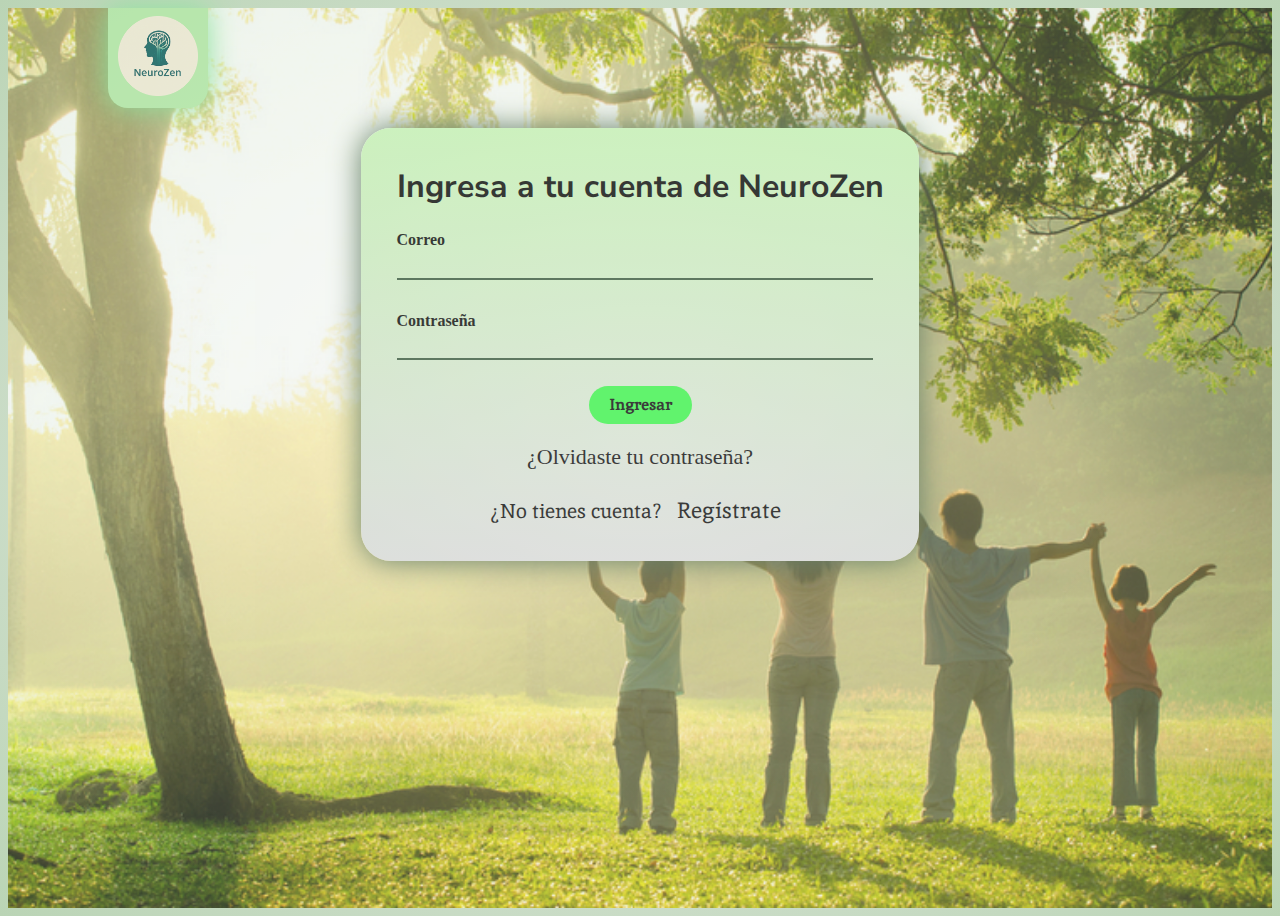
<file: Neurozen_Pagina/pages/ingreso.html>
<!DOCTYPE html>
<html lang="es">
  <head>
    <title>NeuroZen App - Ingreso</title>
    <meta charset="UTF-8" />

    <link rel="preconnect" href="https://fonts.googleapis.com" />
    <link rel="preconnect" href="https://fonts.gstatic.com" crossorigin />
    <link
      href="https://fonts.googleapis.com/css2?family=Inika:wght@400;700&display=swap"
      rel="stylesheet"
    />

    <link rel="preconnect" href="https://fonts.googleapis.com" />
    <link rel="preconnect" href="https://fonts.gstatic.com" crossorigin />
    <link
      href="https://fonts.googleapis.com/css2?family=Nunito+Sans:ital,opsz,wght@0,6..12,200..1000;1,6..12,200..1000&display=swap"
      rel="stylesheet"
    />

    <link rel="stylesheet" href="./styles/styles.css" />
  </head>

  <body>
    <div class="seccion-login">
      <div class="link-regresar">
        <a href="./index.html"><img src="../img/Logo.png" alt="logo" /></a>
      </div>

      <div class="div-centro">
        <div class="sesion-usuario">
          <form action="" method="get" class="form-login" id="formLogin">
            <h1>Ingresa a tu cuenta de NeuroZen</h1>
            <div class="label-container">
              <label class="label-login">
                Correo
                <input
                  type="email"
                  name="correo"
                  onfocus="this.select()"
                  id="correo"
                  required
                />
              </label>
              <label class="label-login">
                Contraseña
                <input
                  type="password"
                  name="password"
                  onfocus="this.select()"
                  id="password"
                  required
                />
              </label>
            </div>

            <div class="button-link-container">
              <button
                class="boton-login"
                type="button"
                id="submit"
                onclick="ingresoUsuario()"
              >
                Ingresar
              </button>
              <div class="link-container">
                <a href="#" class="link-form"> ¿Olvidaste tu contraseña? </a>
                <p id="registrar">
                  ¿No tienes cuenta?
                  <a href="registro.html" class="link-form">Regístrate</a>
                </p>
              </div>
            </div>
          </form>
        </div>
      </div>
    </div>

    <script src="../js/manipulacionDOM.js"></script>
    <script src="../js/validacionesForm.js"></script>
  </body>
</html>
</file>
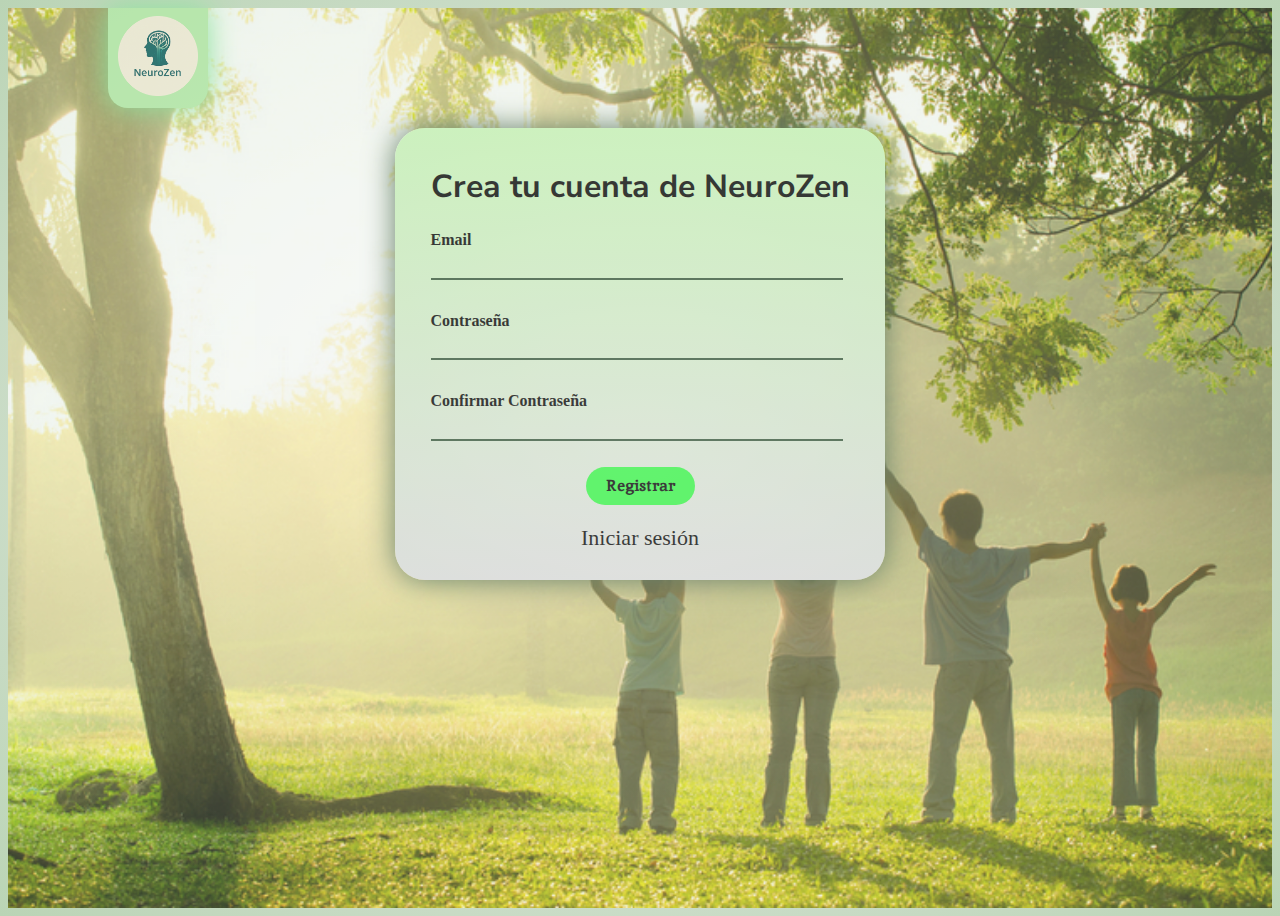
<file: Neurozen_Pagina/pages/registro.html>
<!DOCTYPE html>
<html lang="es">
  <head>
    <title>NeuroZen App - Registro</title>
    <meta charset="UTF-8" />

    <link rel="preconnect" href="https://fonts.googleapis.com" />
    <link rel="preconnect" href="https://fonts.gstatic.com" crossorigin />
    <link
      href="https://fonts.googleapis.com/css2?family=Inika:wght@400;700&display=swap"
      rel="stylesheet"
    />

    <link rel="preconnect" href="https://fonts.googleapis.com" />
    <link rel="preconnect" href="https://fonts.gstatic.com" crossorigin />
    <link
      href="https://fonts.googleapis.com/css2?family=Nunito+Sans:ital,opsz,wght@0,6..12,200..1000;1,6..12,200..1000&display=swap"
      rel="stylesheet"
    />

    <link rel="stylesheet" href="./styles/styles.css" />
  </head>

  <body>
    <div class="seccion-login">
      <div class="link-regresar">
        <a href="./index.html">
          <img src="../img/Logo.png" alt="logo" />
        </a>
      </div>

      <div class="div-centro">
        <div class="sesion-usuario">
          <form action="" method="post" class="form-login" id="formRegistro">
            <h1>Crea tu cuenta de NeuroZen</h1>
            <div class="label-container">
              <label class="label-login">
                Email
                <input
                  type="email"
                  name="correo"
                  onfocus="this.select()"
                  id="correo"
                  required
                />
              </label>
              <label class="label-login">
                Contraseña
                <input
                  type="password"
                  name="password"
                  onfocus="this.select()"
                  id="password"
                  required
                />
              </label>
              <label class="label-login">
                Confirmar Contraseña
                <input
                  type="password"
                  name="validarPassword"
                  onfocus="this.select()"
                  id="validarPassword"
                  required
                />
              </label>
            </div>

            <div class="button-link-container">
              <button
                type="button"
                class="boton-login"
                id="submit"
                onclick="registroUsuario()"
              >
                Registrar
              </button>
              <a class="link-form" href="ingreso.html">Iniciar sesión </a>
            </div>
          </form>
        </div>
      </div>
    </div>
    <script src="../js/manipulacionDOM.js"></script>
    <script src="../js/validacionesForm.js"></script>
  </body>
</html>
</file>
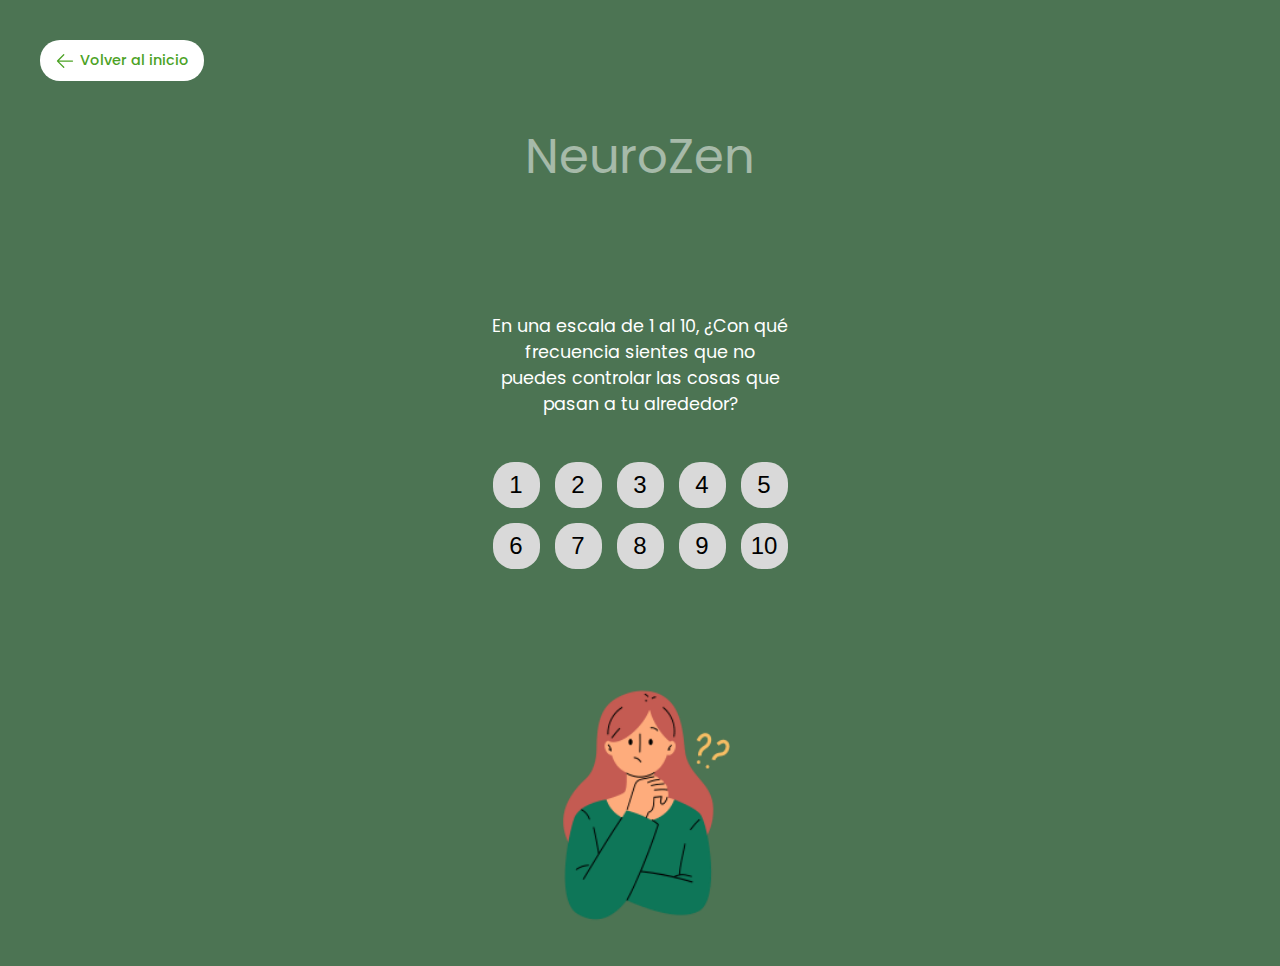
<file: Neurozen_Pagina/pages/test.html>
<!DOCTYPE html>
<html lang="en">
  <head>
    <meta charset="UTF-8" />
    <meta name="viewport" content="width=device-width, initial-scale=1.0" />
    <title>NeuroZen | Test de prueba</title>
    <link rel="stylesheet" href="./styles/test.css" />
  </head>
  <body>
    <div class="container">
      <a href="./index.html">
        <svg
          xmlns="http://www.w3.org/2000/svg"
          viewBox="0 0 24 24"
          fill="currentColor"
          class="size-6"
        >
          <path
            fill-rule="evenodd"
            d="M11.03 3.97a.75.75 0 0 1 0 1.06l-6.22 6.22H21a.75.75 0 0 1 0 1.5H4.81l6.22 6.22a.75.75 0 1 1-1.06 1.06l-7.5-7.5a.75.75 0 0 1 0-1.06l7.5-7.5a.75.75 0 0 1 1.06 0Z"
            clip-rule="evenodd"
          />
        </svg>

        Volver al inicio
      </a>

      <div class="test-container">
        <h1>NeuroZen</h1>
        <div class="test">
          <p id="pregunta">
            En una escala de 1 al 10, ¿Con qué frecuencia sientes que no puedes
            controlar las cosas que pasan a tu alrededor?
          </p>
          <div id="puntuacion">
            <button>1</button>
            <button>2</button>
            <button>3</button>
            <button>4</button>
            <button>5</button>
            <button>6</button>
            <button>7</button>
            <button>8</button>
            <button>9</button>
            <button>10</button>
          </div>
        </div>
        <img src="../img/Ilustracion-mujer.png" alt="" aria-hidden />
      </div>

      <div class="after-test">
        <h1>¡Test Finalizado!</h1>
        <img src="../img/palta_meditando.png" alt="" aria-hidden />
      </div>
    </div>

    <script src="../js/test.js"></script>
  </body>
</html>
</file>
<file: Neurozen_Pagina/pages/styles/styles.css>
/* Fuentes */

.nunito-sans,
h1,
h2,
h5 {
  font-family: "Nunito Sans", sans-serif;
  font-weight: bold;
  font-style: normal;
  line-height: 1.1em;
}

.inika,
p,
button,
input,
span {
  text-align: justify;
  font-family: "Inika", serif;
  line-height: 1.1em;
  font-weight: 400;
  font-style: normal;
}

/* Títulos (h1, h2, h3, etc) */

h1 {
  text-align: center;
  font-size: 40px;
  padding-top: 10px;
}

h2 {
  text-align: center;
  font-size: 36px;
}

h5 {
  text-align: center;
  font-size: 24px;
}

/* Texto por defecto */

p {
  font-size: 20px;
}

.p-normal {
  font-size: 18px;
}

span {
  font-size: 16px;
  margin-left: 20px;
  margin-right: 20px;
}

a {
  color: inherit;
}

a:link {
  color: inherit;
}

a:visited {
  color: inherit;
}

/* Botones */

button {
  border: 0;
  border-radius: 20px;
  font-size: 12px;
  padding: 1em 2em;
}

.boton-verde {
  background-color: #2cb15f;
  box-shadow: 0 0 30px 0 #333;
  text-decoration: none;
  color: rgb(39, 58, 50);
  cursor: pointer;
  display: inline-block;
  border: 0;
  border-radius: 20px;
  font-size: 12px;
}

.boton-verde:hover {
  font-size: 14px;
  transition: all 1s ease;
}

.contenedor-boton-dinamico {
  display: flex;
  background-color: red;
}

.boton-azul {
  background-color: #3e8b5e;
  color: white;
  box-shadow: 0 0 30px 0 #333;
}

.boton-azul:hover {
  font-size: 14px;
  transition: all 1s ease;
}

.boton-usuario {
  background-color: #3af634;
}

/* Header Fijo */

header {
  background: #aaddc4;
  color: white;
  padding: 29px 20px;
  position: fixed;
  left: 0;
  top: 0;
  right: 0;
  z-index: 5000;
}

.logo-link:hover {
  width: 70px;
  height: 70px;
  margin: 15px;
  transition: all 1s ease;
}

/* Algunas reglas para mejorar la parte visual de la página */

body {
  background: radial-gradient(#eee, #bad4b5);
  color: black;
}

main {
  margin-top: 162px;
}

a {
  text-decoration: none;
}

/* Reglas usadas en el header */

.logo-nav-container {
  display: flex;
  justify-content: space-evenly;
  align-items: center;
}

.navigation ul {
  margin: 10px;
  padding: 0;
  list-style: none;
}

.navigation ul li {
  display: inline-block;
  margin-left: 20px;
}

/* Secciones */

.seccion {
  height: 86vh;
}

.seccion-inicio {
  color: black;
  left: 0;
  right: 0;
  display: flex;
  justify-content: space-around;
  text-align: center;
}

.div-seccion {
  width: 30%;
}

.contenedor-inicio {
  left: 0;
  right: 0;
  padding-left: 5%;
  display: flex;
  align-items: center;
}

.contenedor-inicio div {
  left: 0;
  padding-right: 10%;
  align-items: center;
  width: 50%;
}

.contenedor-inicio div h1 {
  padding: 0;
  text-align: justify;
}

.home-img-container {
  width: 65%;
  display: inline-block;
}

.home-img-container img {
  width: 60vw;
  height: 76vh;
}

.nosotros-section-container {
  display: flex;
}

.nosotros-text-container {
  background: #333;
  color: #ddd;
  margin: 10px 50px;
  border-radius: 50px;
  box-shadow: 0 0 20px 0 #333;
  display: inline-block;
  width: 30%;
  padding: 0 60px;
  transition: all 1s ease;
}

.nosotros-text-container:hover {
  transform: scale(1.04);
}

.div-centro {
  margin: 20px;
  display: flex;
  justify-content: center;
}

/*       Comunidad       */

.comunidad-section-container {
  display: grid;
  grid-template-areas:
    "A B C"
    "D E F"
    "button button button";
  gap: 15px;
  box-sizing: border-box;
  margin: 10px 20px;
}

.comunidad-text-container {
  box-sizing: content-box;
  border-radius: 20px;
  padding: 0 10px;
  margin: 10px;
  box-shadow: 0 0 10px 0 #eee;
  transition: all 1s ease;
}

.verde {
  background: linear-gradient(#21d767, #2cb15f);
}

.azul {
  background: linear-gradient(#4f42bd, #4734f6);
  color: white;
}

.comunidad-text-container:hover {
  transform: scale(1.08);
}

.p-centrado-small {
  text-align: center;
  font-size: 14px;
}

.div-comunidad-boton {
  float: right;
  width: 11%;
}

/*     Servicios     */

.map {
  height: 370px;
  width: 60%;
  border: 2px solid black;
  border-radius: 10px;
  box-shadow: 0 0 40px 0 black;
  outline: transparent;
}

.contenedor-mapa {
  display: flex;
  align-items: center;
  justify-content: center;
}

.control-mapa {
  margin-left: 100px;
  background-color: #333;
  display: flex;
  flex-direction: column;
  align-items: center;
  justify-content: center;
  width: 300px;
  border-radius: 25px;
}

.titulo-mapa {
  color: #eee;
  margin-bottom: 30px;
  font-size: 26px;
}

.label-mapa {
  text-align: center;
  color: #eee;
}

.input-mapa {
  width: 90%;
  font-size: 16px;
  margin: 10px 0;
  padding: 5px;
  background: transparent;
  color: #eee;
  border: none;
  border-bottom: 1px solid;
  border-top-left-radius: 8px;
  border-top-right-radius: 8px;
  transition: all 0.1s ease;
}

.boton-mapa {
  margin: 20px 0;
  padding: 8px 20px;
  border-radius: 15px;
  font-weight: bold;
}

.input-mapa:hover {
  background-color: #aaa2;
}

.input-mapa:focus {
  border-bottom-width: 2px;
  font-size: 18px;
}

.input-mapa:focus-visible {
  outline: none;
}

/* Forms */

.seccion-login {
  background-image: url(../../img/Galeria/seis.jpg);
  background-size: cover;
  height: 100vh;
  opacity: 75%;
}

.form-login {
  display: flex;
  flex-direction: column;
  padding: 1.2rem 2.2rem;
  background: linear-gradient(#cbf7b9, #ddd);
  border-radius: 30px;
  box-shadow: 0 0 30px 0 #3e5f41;
}

.link-regresar {
  height: 100px;
  width: 100px;
  background-color: #b4eba7;
  justify-self: first baseline;
  margin-left: 100px;
  border-bottom-left-radius: 20px;
  border-bottom-right-radius: 20px;
  display: flex;
  justify-content: center;
  align-items: center;
  box-shadow: 0 0 30px 0 #7ee794;
}

.link-regresar img {
  width: 80px;
  transition: all 0.5s;
}

.link-regresar img:hover {
  transform: scale(0.9);
}

.form-login h1 {
  padding: 0;
  text-align: center;
  font-size: 2rem;
  margin-bottom: 1.7rem;
}

.label-container {
  display: flex;
  flex-direction: column;
  gap: 2rem;
}

.label-login {
  display: flex;
  flex-direction: column;
  align-items: start;
  justify-content: center;
  font-weight: bold;
  width: 100%;
}

.label-login input {
  width: 95%;
  padding: 7px;
  background-color: transparent;
  border: none;
  border-bottom: 2px solid #335337;
  outline: none;
  transition: all 0.2s;
}

.label-login input:focus {
  transform: scale(1.02);
}

.boton-login {
  margin-top: 10px;
  padding: 10px 20px;
  border: none;
  border-radius: 20px;
  font-weight: bold;
  font-size: 16px;
  background-color: #34f644;
  transition: all 0.4s;
  cursor: pointer;
}

.boton-login:hover {
  background-color: #26b932;
  transform: scale(0.9);
}

.sesion-usuario a {
  text-align: center;
  font-size: 22px;
  margin: 20px 10px 10px 10px;
}

.sesion-usuario a:hover {
  text-decoration: underline;
}

.texto-espaciado {
  text-align: center;
  padding-bottom: 15px;
}

.link-container {
  display: flex;
  flex-direction: column;
}

.link-form {
  color: #2cb15f;
}

.link-form:visited {
  color: #186e39;
}

.link-form:hover {
  color: #2cb15fb9;
  text-decoration: underline;
}

.button-link-container {
  display: flex;
  flex-direction: column;
  align-items: center;
  justify-content: center;
  gap: 0;
  margin-top: 1rem;
}
</file>
<file: Neurozen_Pagina/pages/styles/test.css>
@import url("https://fonts.googleapis.com/css2?family=Poppins:ital,wght@0,100;0,200;0,300;0,400;0,500;0,600;0,700;0,800;0,900;1,100;1,200;1,300;1,400;1,500;1,600;1,700;1,800;1,900&display=swap");

* {
  margin: 0;
  padding: 0;
  box-sizing: border-box;
}

:root {
  --bg-color: #4c7453;
}

body {
  font-family: "Poppins";
  scroll-behavior: smooth;
  min-height: 100vh;
  min-width: 100vw;
  background-color: var(--bg-color);
  color: #fff;
  padding: 2.5rem;
}

h1 {
  font-size: 3rem;
  opacity: 0.5;
  font-weight: 400;
}

.container {
  display: flex;
  flex-direction: column;
  align-items: center;
  justify-content: center;
  gap: 2.5rem;
}

.container a {
  align-self: self-start;
  display: flex;
  align-items: center;
  gap: 5px;
  color: #4ca225;
  text-decoration: none;
  border-radius: 20px;
  padding: 10px 15px;
  background-color: #fff;
  font-size: 0.9rem;
  font-weight: 500;
}

.container a svg {
  width: 20px;
}

.after-test,
.test-container {
  display: flex;
  flex-direction: column;
  align-items: center;
  justify-content: center;
  gap: 7.5rem;
}

.test {
  display: flex;
  flex-direction: column;
  align-items: center;
  justify-content: center;
  max-width: 300px;
  text-align: center;
  gap: 2.8rem;
}

#pregunta {
  font-weight: 400;
  font-size: 1.1rem;
}

button {
  border: none;
  border-radius: 21px;
  background-color: #d9d9d9;
  width: 47px;
  height: 46px;
  font-size: 24px;
  cursor: pointer;
}

button:hover {
  background-color: #a8a8a8;
  transition: all 0.3s;
}

#puntuacion {
  display: grid;
  grid-template-columns: repeat(5, 1fr);
  gap: 15px;
}

img {
  object-fit: contain;
  width: 180px;
}

.after-test {
  gap: 2.5rem;
  text-align: center;
  display: none;
}

.after-test h1 {
  color: #fff;
  opacity: 1;
  font-weight: 600;
  font-size: 3rem;
  padding-inline: 15rem;
}

.after-test img {
  object-fit: contain;
  width: 15rem;
}

@keyframes parpadeo {
  0% {
    background-color: #a8a8a8;
  }

  50% {
    background-color: #d9d9d9;
  }

  75% {
    background-color: #a8a8a8;
  }

  100% {
    background-color: #d9d9d9;
  }
}
</file>
